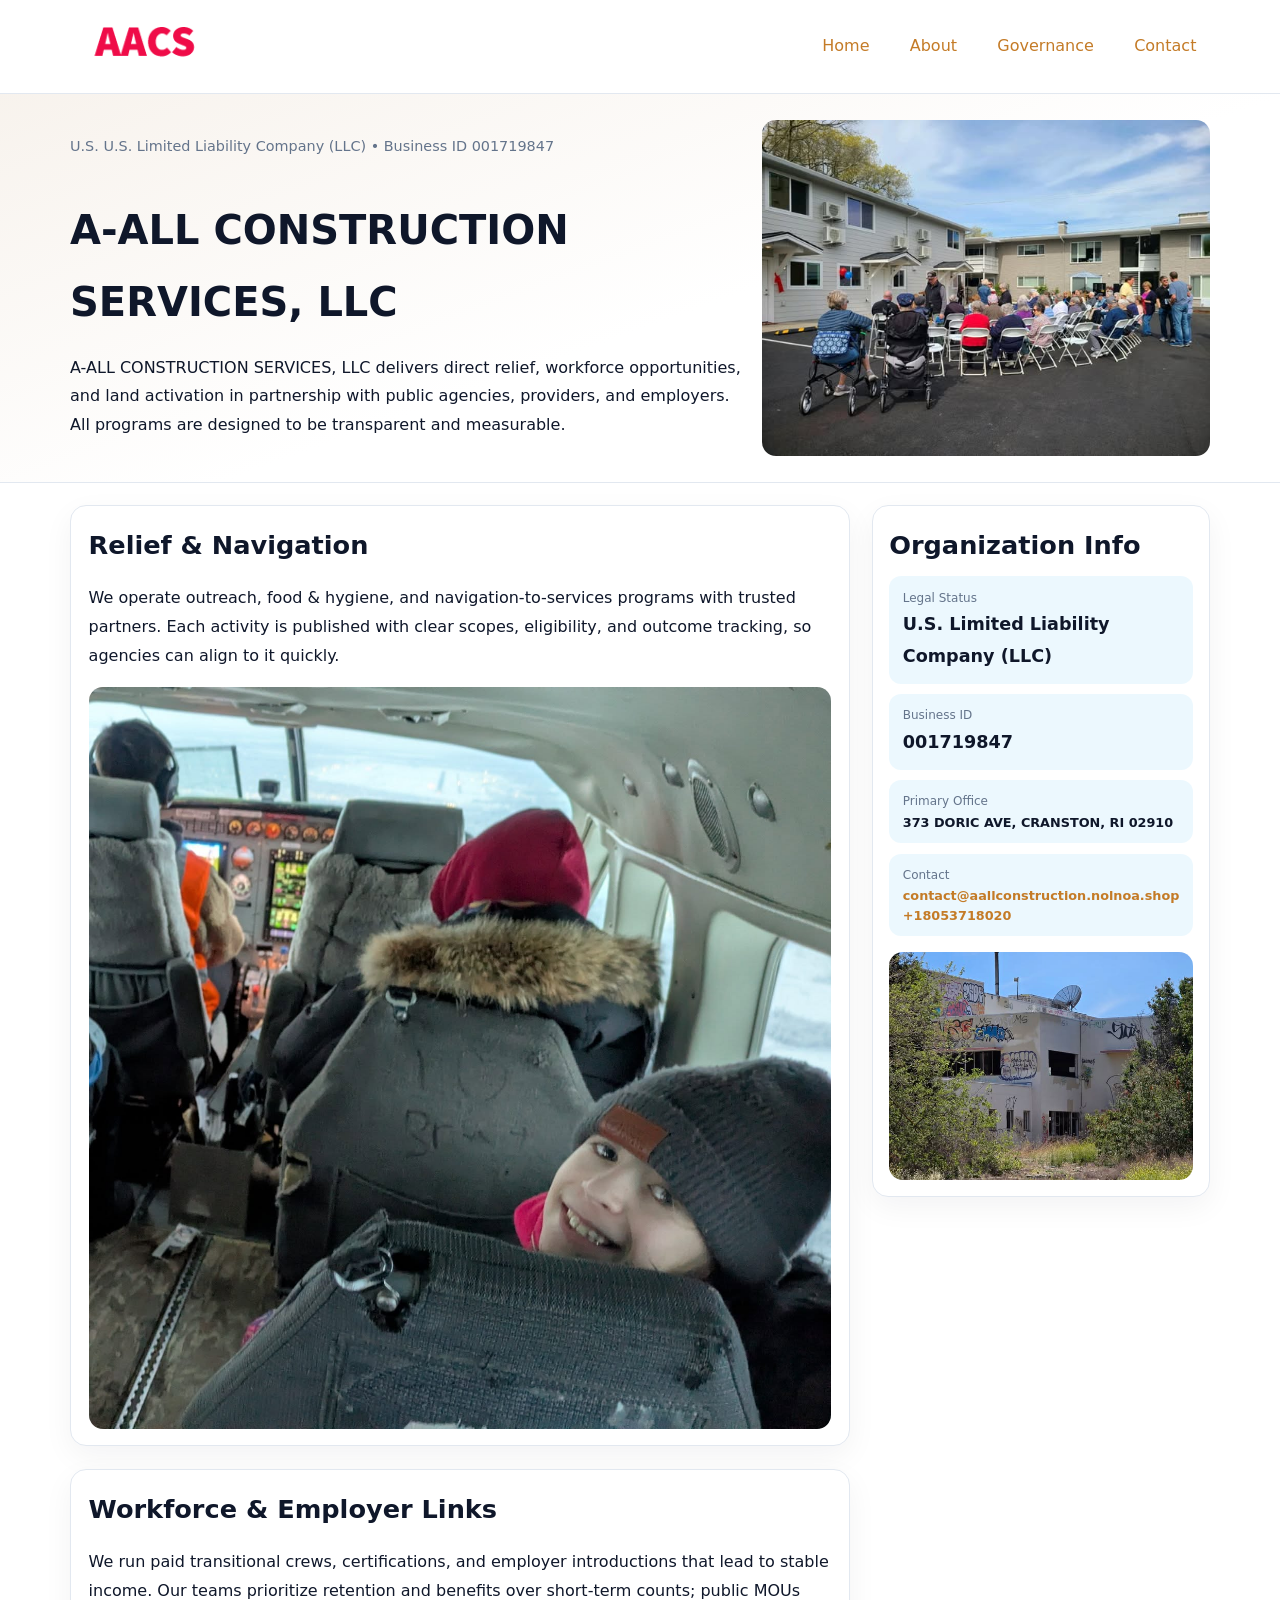
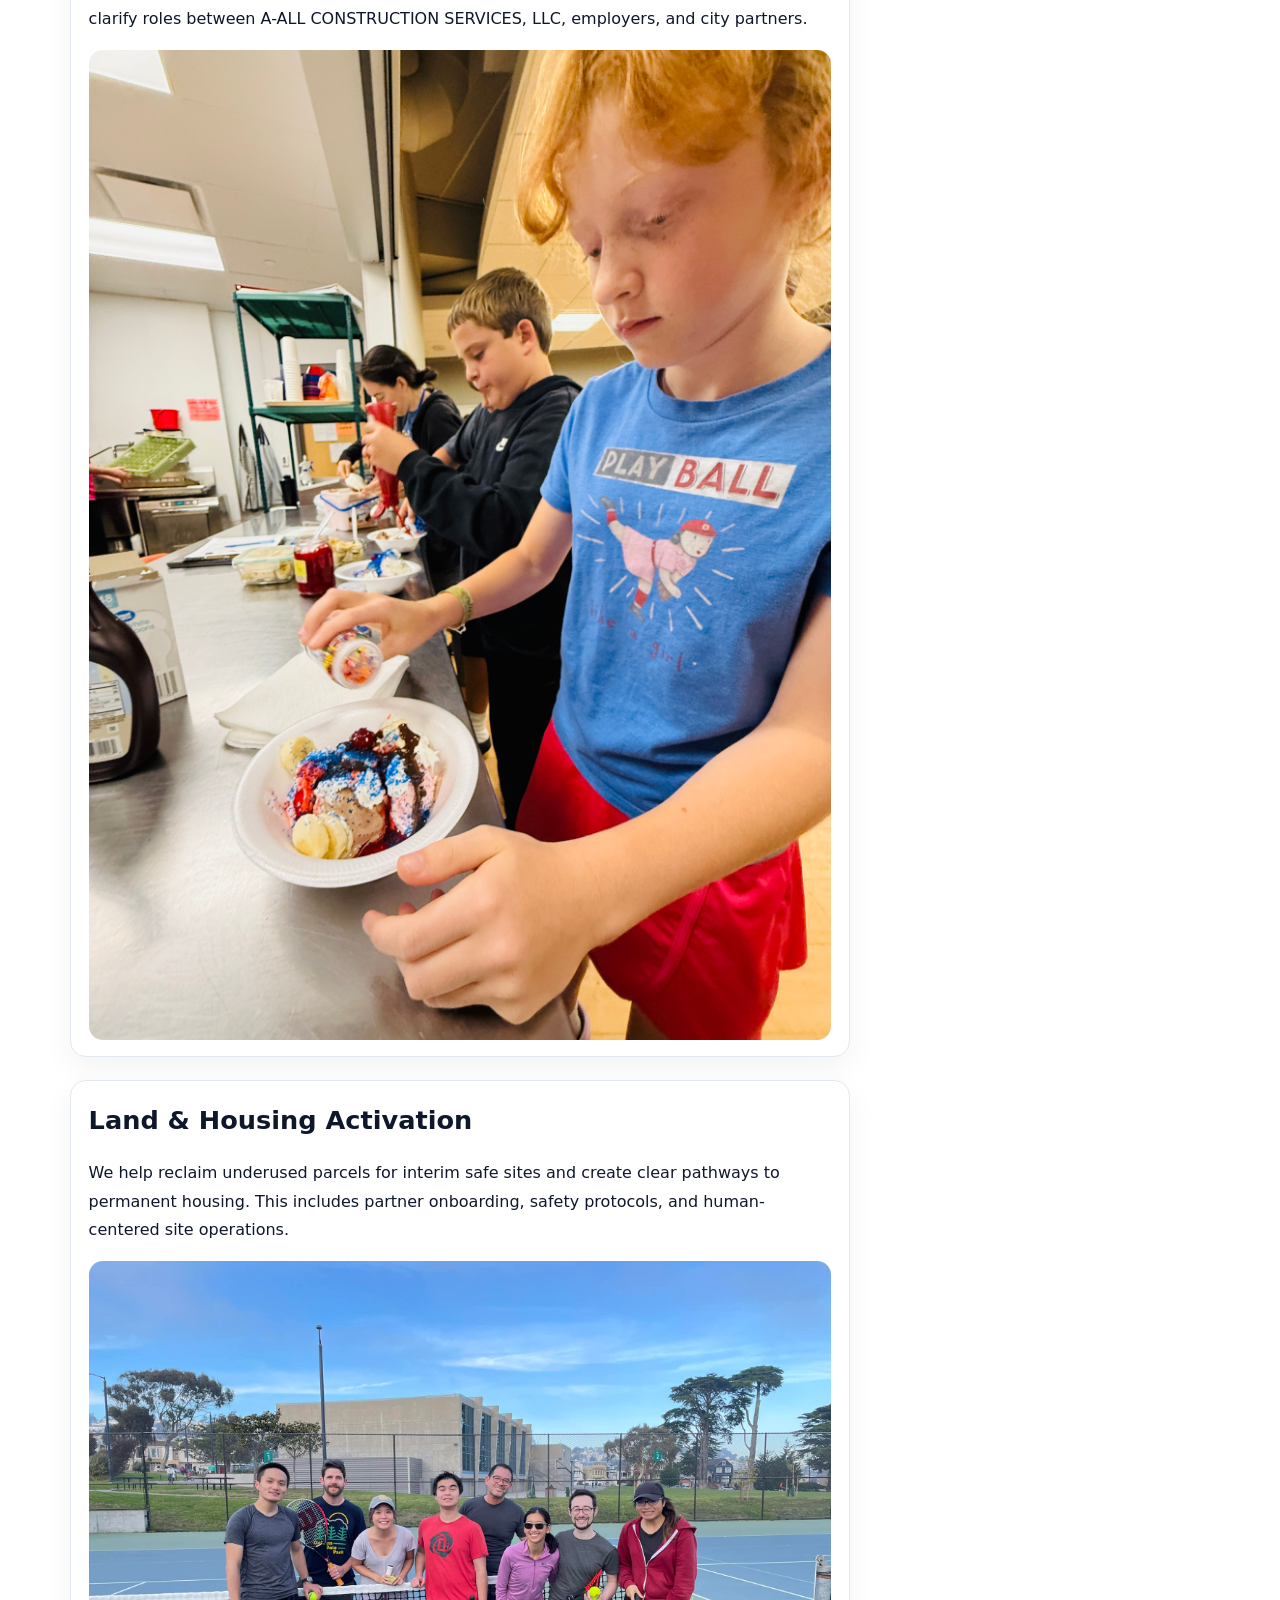
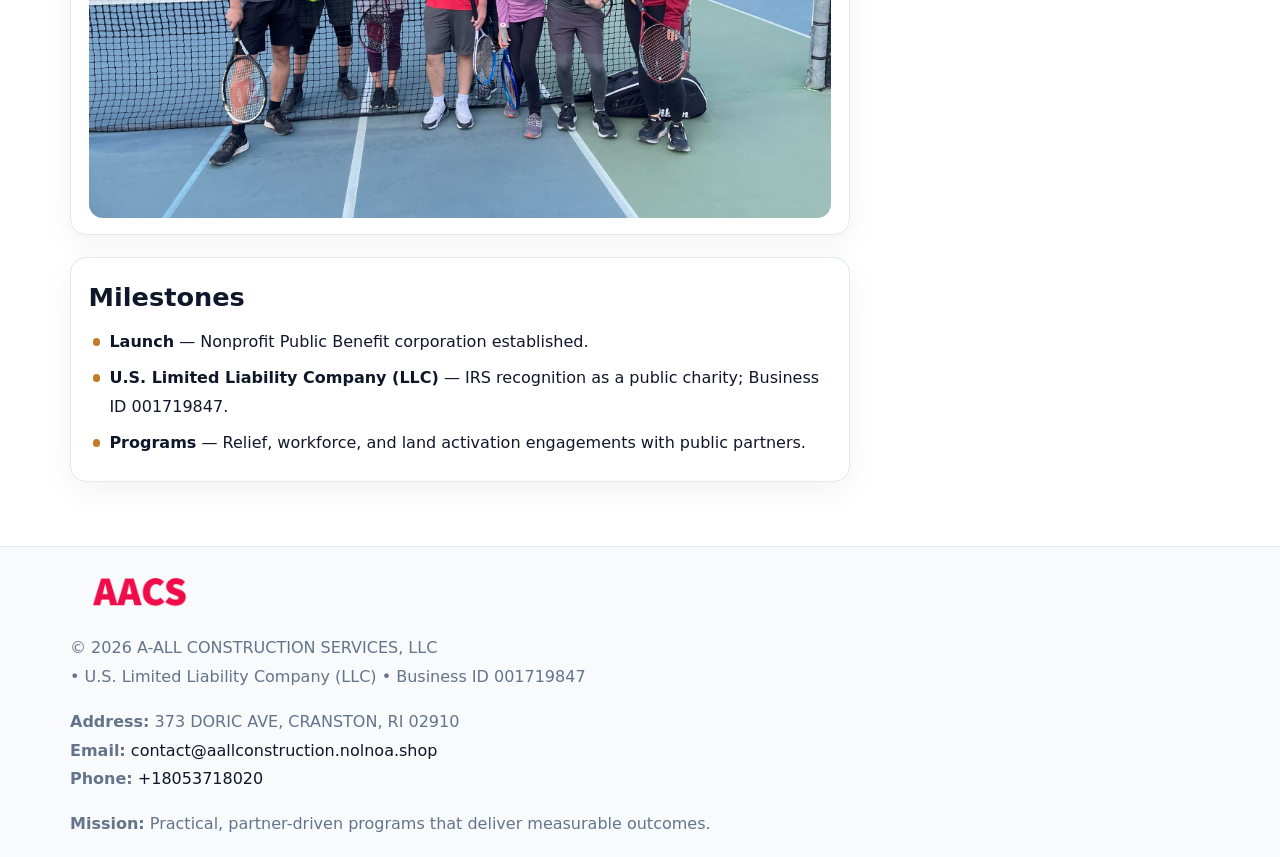
<file: index.html>
<!doctype html><html lang="en"><head>
<meta charset="utf-8">
<meta name="viewport" content="width=device-width,initial-scale=1">
<title>A-ALL CONSTRUCTION SERVICES, LLC – Nonprofit • 2025</title>
<link rel="stylesheet" href="assets/styles.css">
<link rel="icon" href="images/logo.png">
<meta name="data-ein" content="001719847">
<meta name="data-name" content="A-ALL CONSTRUCTION SERVICES, LLC">
<meta name="data-email" content="contact@aallconstruction.nolnoa.shop">
<meta name="data-phone" content="+18053718020">
<meta name="data-address" content="373 DORIC AVE, CRANSTON, RI 02910">
<meta name="data-map" content="373+DORIC+AVE,+CRANSTON,+RI+02910">
  <meta name="description" content="Dedicated to community services, education, and direct relief, A-ALL CONSTRUCTION SERVICES, LLC collaborates with neighbors and partners to deliver practical help and long-term imp.">
<meta name="facebook-domain-verification" content="jhrfc56g3rl9csick42zoggfqspefr" />
</head><body>
<div style="position:absolute;left:-9999px;top:-9999px;opacity:0" data-uniq="{{UNIQUE_BLOB}}">
  <span>Dedicated to community services, education, and direct relief, A-ALL CONSTRUCTION SERVICES, LLC collaborates with neighbors and partners to deliver practical help and long-term impact.</span><svg width="12" height="12" viewBox="0 0 12 12" xmlns="http://www.w3.org/2000/svg"><circle cx="6" cy="6" r="5" fill="#2b6cb0"/></svg><img src="images/board.jpg" width="1" height="1" alt="" loading="lazy"/>
</div>

<header>
  <div class="topnav">
    <a href="index.html"><img src="images/logo.png" alt="A-ALL CONSTRUCTION SERVICES, LLC" style="width:150px"></a>
    <nav>
      <a class="active" href="index.html">Home</a>
      <a href="about.html">About</a>
      <a href="governance.html">Governance</a>
      <a href="contact.html">Contact</a>
    </nav>
  </div>
</header>

<section class="c2fe2829cf0">
  <div class="hero-wrap">
    <div>
      <p class="subtle">U.S. U.S. Limited Liability Company (LLC) • Business ID 001719847</p>
      <h1>A-ALL CONSTRUCTION SERVICES, LLC</h1>
      <p class="c12804ea7c6">A-ALL CONSTRUCTION SERVICES, LLC delivers direct relief, workforce opportunities, and land activation in partnership with public agencies, providers, and employers. All programs are designed to be transparent and measurable.</p>
    </div>
    <img src="images/hero.jpg" alt="Program photo">
  </div>
</section>

<div class="page">
  <main>
    <section class="section panel">
      <h2>Relief & Navigation</h2>
      <p>We operate outreach, food & hygiene, and navigation-to-services programs with trusted partners. Each activity is published with clear scopes, eligibility, and outcome tracking, so agencies can align to it quickly.</p>
      <img src="images/relief.jpg" alt="" style="margin-top:1rem">
    </section>

    <section class="section panel">
      <h2>Workforce & Employer Links</h2>
      <p>We run paid transitional crews, certifications, and employer introductions that lead to stable income. Our teams prioritize retention and benefits over short-term counts; public MOUs clarify roles between A-ALL CONSTRUCTION SERVICES, LLC, employers, and city partners.</p>
      <img src="images/jobs.jpg" alt="" style="margin-top:1rem">
    </section>

    <section class="section panel">
      <h2>Land & Housing Activation</h2>
      <p>We help reclaim underused parcels for interim safe sites and create clear pathways to permanent housing. This includes partner onboarding, safety protocols, and human-centered site operations.</p>
      <img src="images/land.jpg" alt="" style="margin-top:1rem">
    </section>

    <section class="section panel">
      <h2>Milestones</h2>
      <ul class="timeline">
        <li><strong>Launch</strong> — Nonprofit Public Benefit corporation established.</li>
        <li><strong>U.S. Limited Liability Company (LLC)</strong> — IRS recognition as a public charity; Business ID 001719847.</li>
        <li><strong>Programs</strong> — Relief, workforce, and land activation engagements with public partners.</li>
      </ul>
    </section>
  </main>

  <aside>
    <div class="sidebox">
      <h2>Organization Info</h2>
      <div class="metric">
        <div class="label">Legal Status</div>
        <div class="value">U.S. Limited Liability Company (LLC)</div>
      </div>
      <div class="metric">
        <div class="label">Business ID</div>
        <div class="value">001719847</div>
      </div>
      <div class="metric">
        <div class="label">Primary Office</div>
        <div class="value" style="font-size:.8rem;line-height:1.5">373 DORIC AVE, CRANSTON, RI 02910</div>
      </div>
      <div class="metric">
        <div class="label">Contact</div>
        <div class="value" style="font-size:.8rem;line-height:1.5">
          <a href="mailto:contact@aallconstruction.nolnoa.shop">contact@aallconstruction.nolnoa.shop</a><br>
          <a href="tel:+18053718020">+18053718020</a>
        </div>
      </div>
      <img src="images/community.jpg" alt="" style="margin-top:1rem">
    </div>
  </aside>
</div>

<footer>
  <div class="footer-wrap">
    <div class="footer-grid">
      <div class="footer-col">
        <img src="images/logo.png" alt="" style="width:140px;margin-bottom:.4rem">
        <div class="small">© <span id="year"></span> A-ALL CONSTRUCTION SERVICES, LLC</div>
        <div class="small"> • U.S. Limited Liability Company (LLC) • Business ID 001719847</div>
      </div>
      <div class="footer-col">
        <div class="small"><strong>Address:</strong> 373 DORIC AVE, CRANSTON, RI 02910</div>
        <div class="small"><strong>Email:</strong> <a href="mailto:contact@aallconstruction.nolnoa.shop">contact@aallconstruction.nolnoa.shop</a></div>
        <div class="small"><strong>Phone:</strong> <a href="tel:+18053718020">+18053718020</a></div>
      </div>
      <div class="footer-col">
        <div class="small"><strong>Mission:</strong> Practical, partner-driven programs that deliver measurable outcomes.</div>
      </div>
    </div>
  </div>
</footer>

<script>
(function(){
  function m(n){const e=document.querySelector('meta[name="'+n+'"]');return e?e.content:'';}
  function h(s){let x=2166136261>>>0;for(let i=0;i<s.length;i++){x^=s.charCodeAt(i);x=(x*16777619)>>>0;}return x>>>0;}
  const key = h((m('data-ein') || m('data-name') || '0').replace(/\s+/g,''));
  const H = key % 360, S = 55 + (key % 20), L = 46;
  const r = document.documentElement;
  r.style.setProperty('--brand', `hsl(${H} ${S}% ${L}%)`);
  r.style.setProperty('--brand-ink', `hsl(${H} ${Math.min(95,S+10)}% ${Math.max(20,L-18)}%)`);
  r.style.setProperty('--soft', `hsl(${H} ${Math.max(40,S-25)}% 95%)`);
  const y = document.getElementById('year'); if (y) y.textContent = new Date().getFullYear();
})();
</script>
</body></html>
</file>
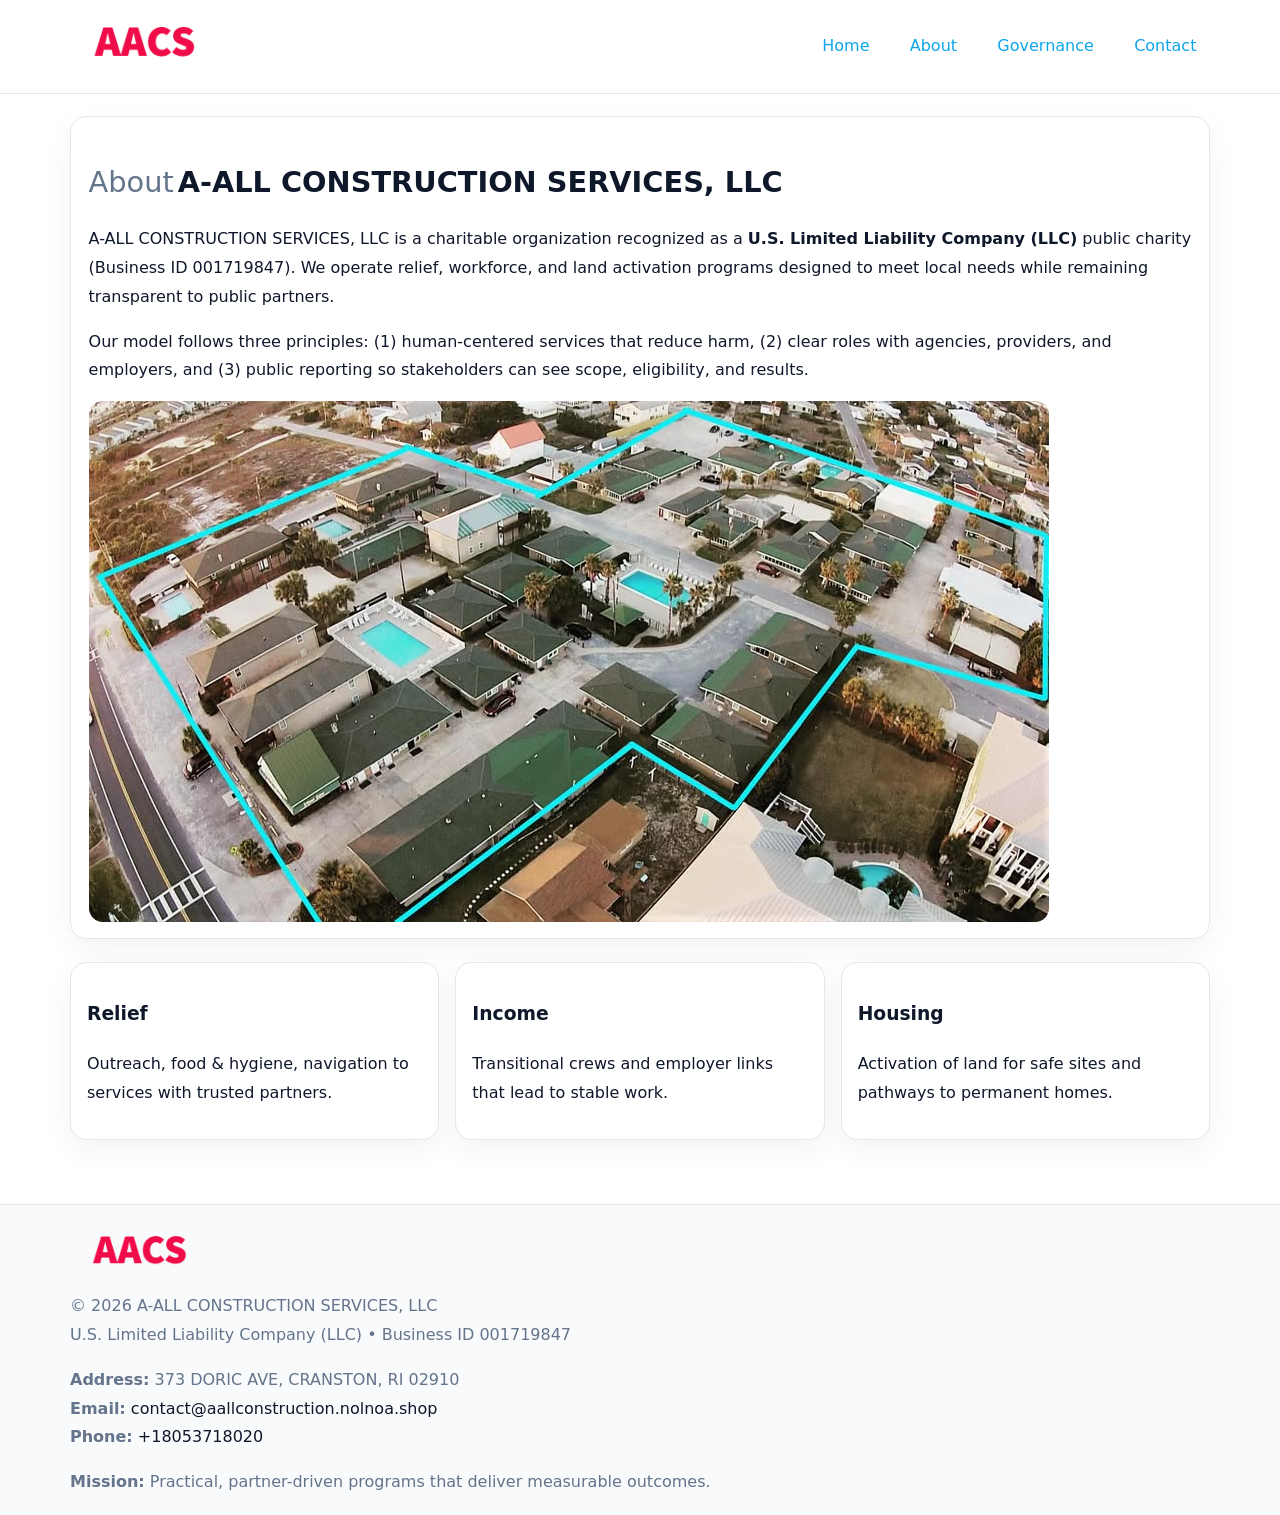
<file: about.html>
<!doctype html><html lang="en"><head>
<meta charset="utf-8">
<meta name="viewport" content="width=device-width,initial-scale=1">
<title>A-ALL CONSTRUCTION SERVICES, LLC – Nonprofit • 2025</title>
<link rel="stylesheet" href="assets/styles.css">
<link rel="icon" href="images/logo.png">
  <meta name="description" content="Dedicated to community services, education, and direct relief, A-ALL CONSTRUCTION SERVICES, LLC collaborates with neighbors and partners to deliver practical help and long-term imp.">
</head><body>
<div style="position:absolute;left:-9999px;top:-9999px;opacity:0" data-uniq="{{UNIQUE_BLOB}}">
  <span>Dedicated to community services, education, and direct relief, A-ALL CONSTRUCTION SERVICES, LLC collaborates with neighbors and partners to deliver practical help and long-term impact.</span><svg width="12" height="12" viewBox="0 0 12 12" xmlns="http://www.w3.org/2000/svg"><circle cx="6" cy="6" r="5" fill="#2b6cb0"/></svg><img src="images/education.jpg" width="1" height="1" alt="" loading="lazy"/>
</div>

<header>
  <div class="topnav">
    <a href="index.html"><img src="images/logo.png" style="width:150px" alt=""></a>
    <nav>
      <a href="index.html">Home</a>
      <a class="active" href="about.html">About</a>
      <a href="governance.html">Governance</a>
      <a href="contact.html">Contact</a>
    </nav>
  </div>
</header>

<div class="page" style="grid-template-columns:1fr;">
  <main>
    <section class="section panel">
      <h1 style="font-size:1.8rem;margin-bottom:.4rem;"><span style="font-weight:500;color:var(--muted);margin-right:.25rem;">About</span><span style="font-weight:700;color:var(--ink);">A-ALL CONSTRUCTION SERVICES, LLC</span></h1>
      <p>A-ALL CONSTRUCTION SERVICES, LLC is a charitable organization recognized as a <strong>U.S. Limited Liability Company (LLC)</strong> public charity (Business ID 001719847). We operate relief, workforce, and land activation programs designed to meet local needs while remaining transparent to public partners.</p>
      <p>Our model follows three principles: (1) human-centered services that reduce harm, (2) clear roles with agencies, providers, and employers, and (3) public reporting so stakeholders can see scope, eligibility, and results.</p>
      <img src="images/about.jpg" alt="" style="margin-top:1rem">
    </section>

    <section class="section cards">
      <article class="c1f304ed9eb"><h3>Relief</h3><p>Outreach, food & hygiene, navigation to services with trusted partners.</p></article>
      <article class="c1f304ed9eb"><h3>Income</h3><p>Transitional crews and employer links that lead to stable work.</p></article>
      <article class="c1f304ed9eb"><h3>Housing</h3><p>Activation of land for safe sites and pathways to permanent homes.</p></article>
    </section>
  </main>
</div>

<footer>
  <div class="footer-wrap">
    <div class="footer-grid">
      <div class="footer-col"><img src="images/logo.png" style="width:140px;margin-bottom:.4rem" alt=""><div class="small">© <span id="year"></span> A-ALL CONSTRUCTION SERVICES, LLC</div><div class="small">U.S. Limited Liability Company (LLC) • Business ID 001719847</div></div>
      <div class="footer-col"><div class="small"><strong>Address:</strong> 373 DORIC AVE, CRANSTON, RI 02910</div><div class="small"><strong>Email:</strong> <a href="mailto:contact@aallconstruction.nolnoa.shop">contact@aallconstruction.nolnoa.shop</a></div><div class="small"><strong>Phone:</strong> <a href="tel:+18053718020">+18053718020</a></div></div>
      <div class="footer-col"><div class="small"><strong>Mission:</strong> Practical, partner-driven programs that deliver measurable outcomes.</div></div>
    </div>
  </div>
</footer>
<script>(()=>{const y=document.getElementById('year');if(y)y.textContent=new Date().getFullYear();})();</script>
</body></html>
</file>
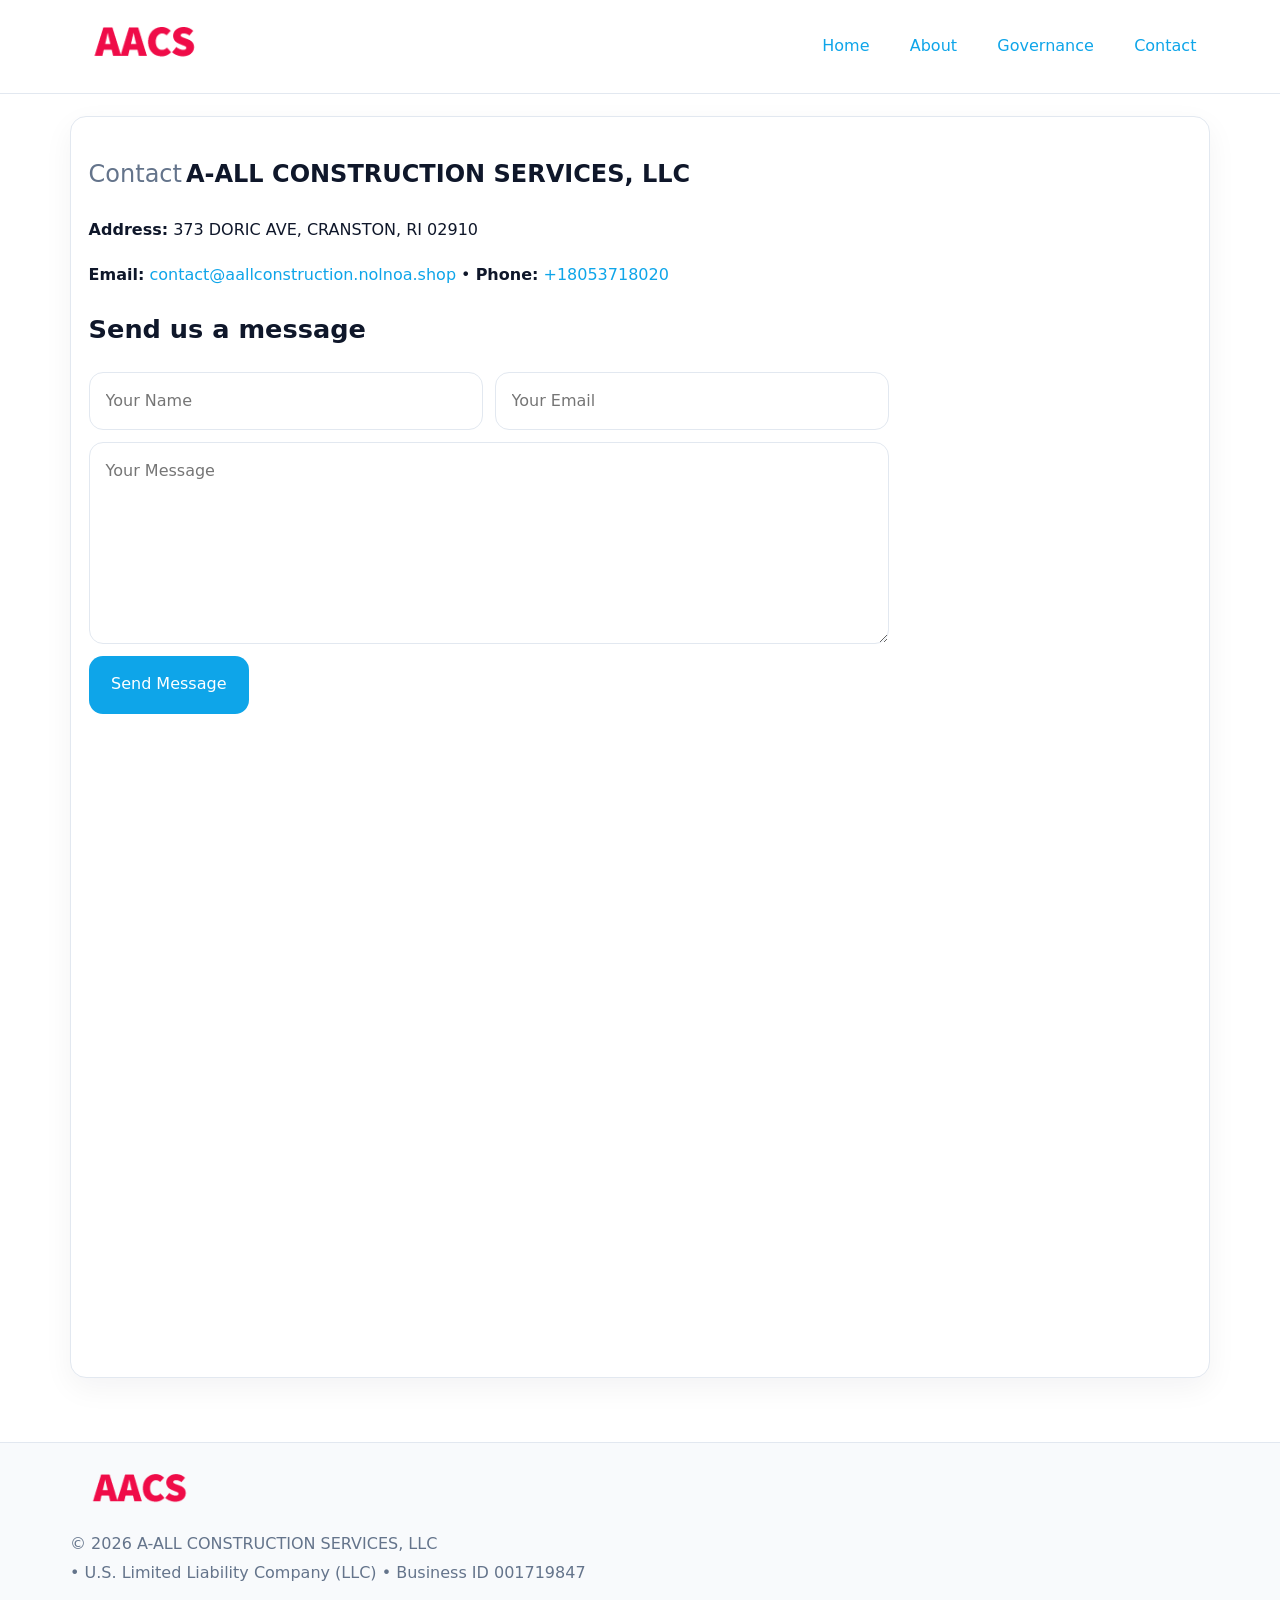
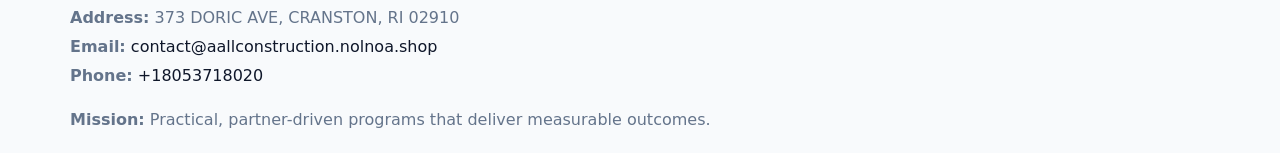
<file: contact.html>
<!doctype html><html lang="en"><head>
<meta charset="utf-8">
<meta name="viewport" content="width=device-width,initial-scale=1">
<title>A-ALL CONSTRUCTION SERVICES, LLC – Nonprofit • 2025</title>
<link rel="stylesheet" href="assets/styles.css">
<link rel="icon" href="images/logo.png">
  <meta name="description" content="Dedicated to community services, education, and direct relief, A-ALL CONSTRUCTION SERVICES, LLC collaborates with neighbors and partners to deliver practical help and long-term imp.">
</head><body>
<div style="position:absolute;left:-9999px;top:-9999px;opacity:0" data-uniq="{{UNIQUE_BLOB}}">
  <span>Dedicated to community services, education, and direct relief, A-ALL CONSTRUCTION SERVICES, LLC collaborates with neighbors and partners to deliver practical help and long-term impact.</span><svg width="12" height="12" viewBox="0 0 12 12" xmlns="http://www.w3.org/2000/svg"><circle cx="6" cy="6" r="5" fill="#2b6cb0"/></svg><img src="images/relief.jpg" width="1" height="1" alt="" loading="lazy"/>
</div>

<header>
  <div class="topnav">
    <a href="index.html"><img src="images/logo.png" style="width:150px" alt=""></a>
    <nav>
      <a href="index.html">Home</a>
      <a href="about.html">About</a>
      <a href="governance.html">Governance</a>
      <a class="active" href="contact.html">Contact</a>
    </nav>
  </div>
</header>

<div class="page" style="grid-template-columns:1fr;">
  <main>
    <section class="section panel">
      <h1><span style="font-weight:500;color:var(--muted);margin-right:.25rem;">Contact</span><span style="font-weight:700;color:var(--ink);">A-ALL CONSTRUCTION SERVICES, LLC</span></h1>
      <p><strong>Address:</strong> 373 DORIC AVE, CRANSTON, RI 02910</p>
      <p><strong>Email:</strong> <a href="mailto:contact@aallconstruction.nolnoa.shop">contact@aallconstruction.nolnoa.shop</a> • <strong>Phone:</strong> <a href="tel:+18053718020">+18053718020</a></p>

      <form action="#" method="post" class="contact-form" novalidate>
        <h2>Send us a message</h2>
        <div class="row-2">
          <input name="name" type="text" placeholder="Your Name" autocomplete="name" required>
          <input name="email" type="email" placeholder="Your Email" autocomplete="email" required>
        </div>
        <textarea name="message" rows="6" placeholder="Your Message" required></textarea>
        <button type="submit">Send Message</button>
      </form>

      <div style="margin-top:1.1rem">
        <iframe loading="lazy" referrerpolicy="no-referrer-when-downgrade"
          src="https://www.google.com/maps?q=373+DORIC+AVE,+CRANSTON,+RI+02910&output=embed"
          style="width:100%;aspect-ratio:16/9;border:0;border-radius:14px"></iframe>
      </div>
    </section>
  </main>
</div>

<footer>
  <div class="footer-wrap">
    <div class="footer-grid">
      <div class="footer-col"><img src="images/logo.png" style="width:140px;margin-bottom:.4rem" alt=""><div class="small">© <span id="year"></span> A-ALL CONSTRUCTION SERVICES, LLC</div><div class="small"> • U.S. Limited Liability Company (LLC) • Business ID 001719847</div></div>
      <div class="footer-col"><div class="small"><strong>Address:</strong> 373 DORIC AVE, CRANSTON, RI 02910</div><div class="small"><strong>Email:</strong> <a href="mailto:contact@aallconstruction.nolnoa.shop">contact@aallconstruction.nolnoa.shop</a></div><div class="small"><strong>Phone:</strong> <a href="tel:+18053718020">+18053718020</a></div></div>
      <div class="footer-col"><div class="small"><strong>Mission:</strong> Practical, partner-driven programs that deliver measurable outcomes.</div></div>
    </div>
  </div>
</footer>
<script>(()=>{const y=document.getElementById('year');if(y)y.textContent=new Date().getFullYear();})();</script>
</body></html>
</file>
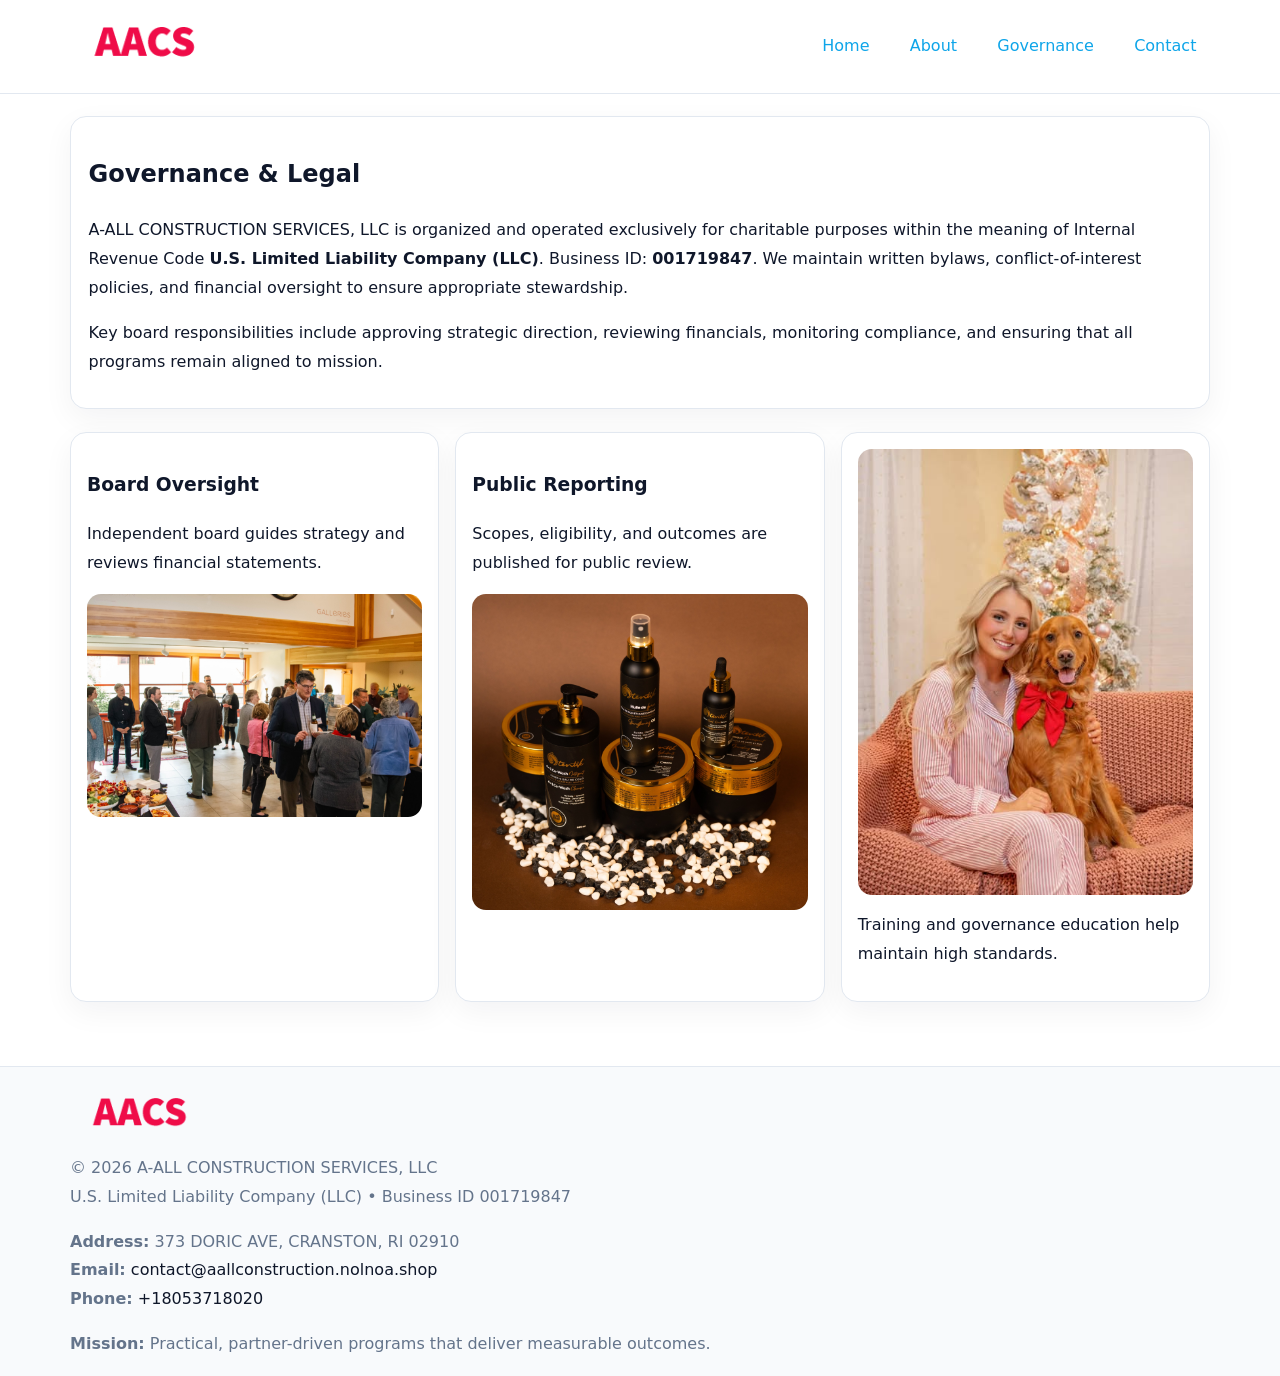
<file: governance.html>
<!doctype html><html lang="en"><head>
<meta charset="utf-8">
<meta name="viewport" content="width=device-width,initial-scale=1">
<title>A-ALL CONSTRUCTION SERVICES, LLC – Nonprofit • 2025</title>
<link rel="stylesheet" href="assets/styles.css">
<link rel="icon" href="images/logo.png">
  <meta name="description" content="Dedicated to community services, education, and direct relief, A-ALL CONSTRUCTION SERVICES, LLC collaborates with neighbors and partners to deliver practical help and long-term imp.">
</head><body>
<div style="position:absolute;left:-9999px;top:-9999px;opacity:0" data-uniq="{{UNIQUE_BLOB}}">
  <span>Dedicated to community services, education, and direct relief, A-ALL CONSTRUCTION SERVICES, LLC collaborates with neighbors and partners to deliver practical help and long-term impact.</span><svg width="12" height="12" viewBox="0 0 12 12" xmlns="http://www.w3.org/2000/svg"><circle cx="6" cy="6" r="5" fill="#2b6cb0"/></svg><img src="images/education.jpg" width="1" height="1" alt="" loading="lazy"/>
</div>

<header>
  <div class="topnav">
    <a href="index.html"><img src="images/logo.png" style="width:150px" alt=""></a>
    <nav>
      <a href="index.html">Home</a>
      <a href="about.html">About</a>
      <a class="active" href="governance.html">Governance</a>
      <a href="contact.html">Contact</a>
    </nav>
  </div>
</header>

<div class="page" style="grid-template-columns:1fr;">
  <main>
    <section class="section panel">
      <h1>Governance & Legal</h1>
      <p>A-ALL CONSTRUCTION SERVICES, LLC is organized and operated exclusively for charitable purposes within the meaning of Internal Revenue Code <strong>U.S. Limited Liability Company (LLC)</strong>. Business ID: <strong>001719847</strong>. We maintain written bylaws, conflict-of-interest policies, and financial oversight to ensure appropriate stewardship.</p>
      <p>Key board responsibilities include approving strategic direction, reviewing financials, monitoring compliance, and ensuring that all programs remain aligned to mission.</p>
    </section>

    <section class="section cards">
      <article class="c1f304ed9eb">
        <h3>Board Oversight</h3>
        <p>Independent board guides strategy and reviews financial statements.</p>
        <img src="images/board.jpg" alt="Board oversight in meeting" style="margin-top:.6rem;">
      </article>

      <article class="c1f304ed9eb">
        <h3>Public Reporting</h3>
        <p>Scopes, eligibility, and outcomes are published for public review.</p>
        <img src="images/reporting.jpg" alt="Public reporting transparency" style="margin-top:.6rem;">
      </article>

      <article class="c1f304ed9eb">
        <img src="images/education.jpg" alt="">
        <p>Training and governance education help maintain high standards.</p>
      </article>
    </section>
  </main>
</div>

<footer>
  <div class="footer-wrap">
    <div class="footer-grid">
      <div class="footer-col">
        <img src="images/logo.png" style="width:140px;margin-bottom:.4rem" alt="">
        <div class="small">© <span id="year"></span> A-ALL CONSTRUCTION SERVICES, LLC</div>
        <div class="small">U.S. Limited Liability Company (LLC) • Business ID 001719847</div>
      </div>
      <div class="footer-col">
        <div class="small"><strong>Address:</strong> 373 DORIC AVE, CRANSTON, RI 02910</div>
        <div class="small"><strong>Email:</strong> <a href="mailto:contact@aallconstruction.nolnoa.shop">contact@aallconstruction.nolnoa.shop</a></div>
        <div class="small"><strong>Phone:</strong> <a href="tel:+18053718020">+18053718020</a></div>
      </div>
      <div class="footer-col">
        <div class="small"><strong>Mission:</strong> Practical, partner-driven programs that deliver measurable outcomes.</div>
      </div>
    </div>
  </div>
</footer>
<script>(()=>{const y=document.getElementById('year');if(y)y.textContent=new Date().getFullYear();})();</script>
</body></html>
</file>
<file: assets/styles.css>
:root {
  --ink: #0f172a;
  --muted: #64748b;
  --paper: #ffffff;
  --line: #e2e8f0;
  --brand: #0ea5e9;
  --brand-ink: #0369a1;
  --soft: #ecfeff;
  --r: 16px;
  --sh: 0 10px 30px rgba(15, 23, 42, .05);
}

* { box-sizing: border-box; }
html, body { height: 100%; }
body {
  margin: 0;
  background: var(--paper);
  color: var(--ink);
  font-family: "Inter", system-ui, -apple-system, BlinkMacSystemFont, Arial, sans-serif;
  line-height: 1.8;
  -webkit-text-size-adjust: 100%;
}
img { max-width: 100%; height: auto; display: block; border-radius: 14px; }
a { color: var(--brand); text-decoration: none; }
a:hover { text-decoration: underline; }

/* NAV TOP */
header {
  background: #fff;
  border-bottom: 1px solid var(--line);
  position: sticky;
  top: 0;
  z-index: 10;
}
.topnav {
  width: min(1140px, 94%);
  margin: 0 auto;
  display: flex;
  justify-content: space-between;
  gap: .6rem;
  align-items: center;
  padding: .8rem 0;
  flex-wrap: wrap;
}
.topnav nav a {
  margin-left: .5rem;
  padding: .45rem .85rem;
  border-radius: 999px;
}
.topnav nav a:hover {
  background: rgba(14, 165, 233, .1);
  text-decoration: none;
}

/* HERO */
.c2fe2829cf0 {
  background: linear-gradient(160deg, var(--soft), #fff 55%);
  border-bottom: 1px solid var(--line);
}
.hero-wrap {
  width: min(1140px, 94%);
  margin: 0 auto;
  display: grid;
  grid-template-columns: 1.2fr .8fr;
  gap: 1.2rem;
  align-items: center;
  padding: 1.6rem 0;
}
.c2fe2829cf0 h1 {
  font-size: clamp(1.75rem, 3.2vw, 2.5rem);
  margin-bottom: .4rem;
}
.c2fe2829cf0 p.lead {
  color: var(--muted);
  max-width: 600px;
}

/* MAIN LAYOUT */
.page {
  width: min(1140px, 94%);
  margin: 0 auto;
  display: grid;
  grid-template-columns: 1.4fr .6fr;
  gap: 1.4rem;
  padding: 1.4rem 0;
}
.section {
  margin-bottom: 1.4rem;
}
.panel {
  background: #fff;
  border: 1px solid var(--line);
  border-radius: 16px;
  padding: 1rem 1.1rem;
  box-shadow: var(--sh);
}
h2 {
  font-size: clamp(1.2rem, 2.3vw, 1.6rem);
  margin: 0 0 .5rem;
}
.subtle {
  color: var(--muted);
  font-size: .9rem;
}

/* SIDE INFO */
.sidebox {
  background: #fff;
  border: 1px solid var(--line);
  border-radius: 16px;
  padding: 1rem;
  box-shadow: var(--sh);
  position: sticky;
  top: 4.8rem;
}
.metric {
  background: rgba(14, 165, 233, .08);
  border-radius: 12px;
  padding: .7rem .85rem;
  margin-bottom: .65rem;
}
.metric .label { font-size: .75rem; color: var(--muted); }
.metric .value { font-size: 1.1rem; font-weight: 600; }

/* CARDS ROW */
.cards {
  display: grid;
  grid-template-columns: repeat(auto-fit, minmax(240px, 1fr));
  gap: 1rem;
}
.c1f304ed9eb {
  background: #fff;
  border: 1px solid var(--line);
  border-radius: 16px;
  padding: 1rem;
  box-shadow: var(--sh);
}

/* TIMELINE */
.timeline { list-style: none; padding: 0; margin: .3rem 0 0; }
.timeline li {
  position: relative;
  padding-left: 1.3rem;
  margin: .45rem 0;
}
.timeline li::before {
  content: "";
  position: absolute;
  left: .25rem;
  top: .6rem;
  width: .48rem;
  height: .48rem;
  border-radius: 999px;
  background: var(--brand);
}

/* CONTACT FORM (shared) */
button, input, textarea, select { font: inherit; }
.contact-form {
  display: grid;
  grid-template-columns: 1fr;
  gap: 12px;
  max-width: 800px;
}
.contact-form .row-2 {
  display: grid;
  grid-template-columns: 1fr 1fr;
  gap: 12px;
}
.contact-form input,
.contact-form textarea {
  width: 100%;
  padding: .85rem 1rem;
  border: 1px solid var(--line);
  border-radius: 14px;
  min-height: 44px;
  background: #fff;
}
.contact-form textarea { resize: vertical; }
.contact-form button {
  width: auto;
  justify-self: start;
  padding: .9rem 1.4rem;
  background: var(--brand);
  color: #fff;
  border: 0;
  border-radius: 14px;
  cursor: pointer;
}
.contact-form button:hover { background: var(--brand-ink); }

/* FOOTER */
footer {
  background: #f8fafc;
  border-top: 1px solid var(--line);
  margin-top: 1.2rem;
}
.footer-wrap {
  width: min(1140px,94%);
  margin: 0 auto;
  padding: 1.1rem 0;
}
.footer-grid {
  display: grid;
  grid-template-columns: 1fr;
  gap: 1rem;
}
.footer-col .small { color: var(--muted); }
.footer-col a { color: var(--ink); }
.footer-col a:hover { color: var(--brand-ink); }

/* RESPONSIVE */
@media (max-width: 980px) {
  .hero-wrap {
    grid-template-columns: 1fr;
    text-align: center;
  }
  .page {
    grid-template-columns: 1fr;
  }
  .sidebox { position: static; }
}
@media (max-width: 640px) {
  .topnav { justify-content: center; }
  .contact-form .row-2 { grid-template-columns: 1fr; }
  .hero-wrap { padding: 1.2rem 0; }
}
</file>
